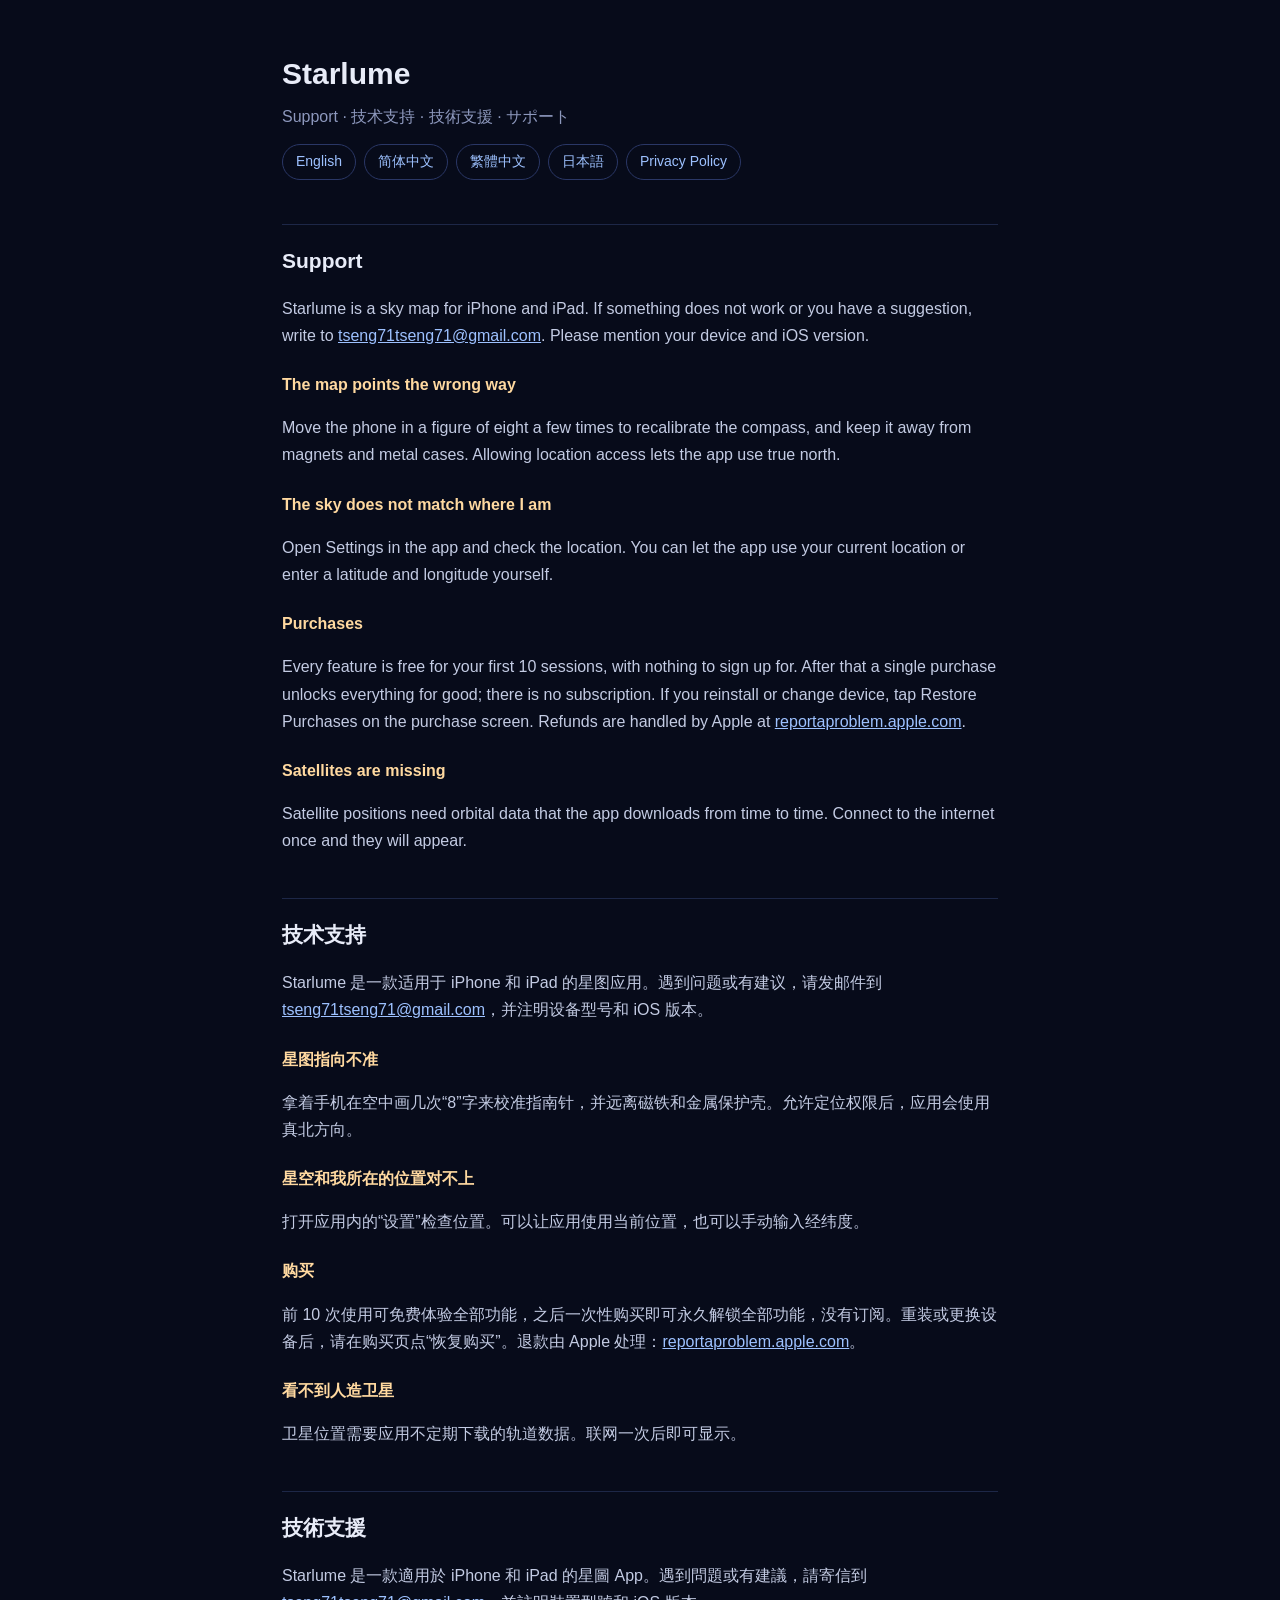
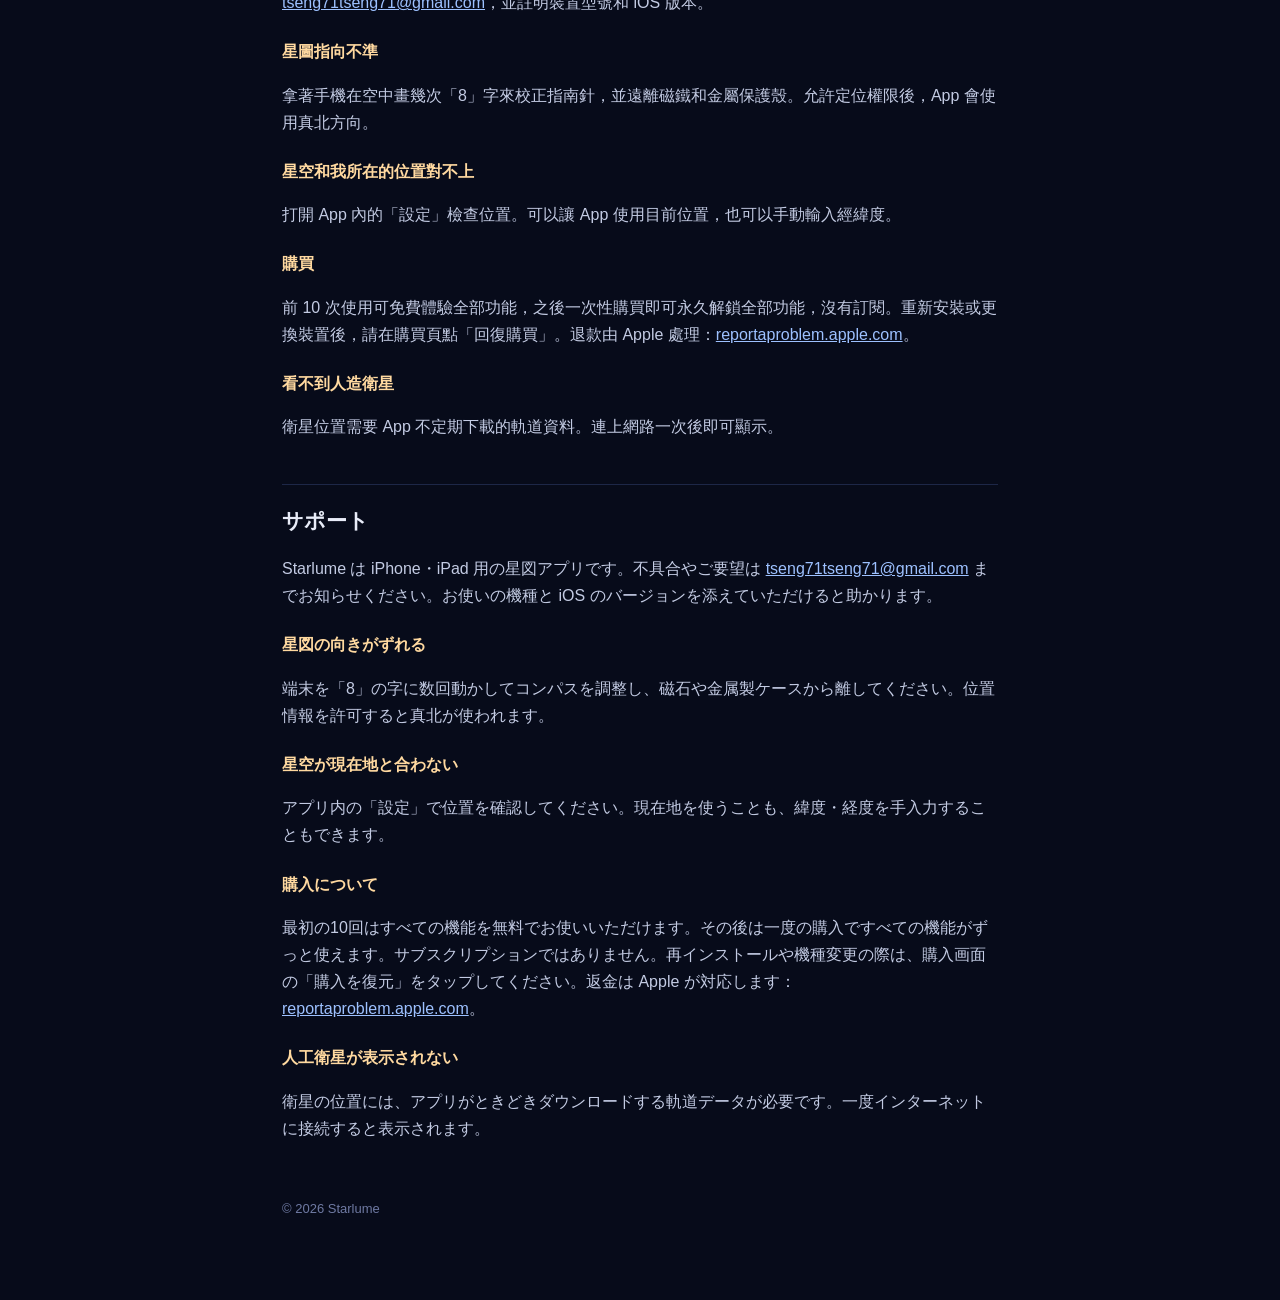
<file: index.html>
<!DOCTYPE html>
<html lang="en">
<head>
<meta charset="utf-8">
<meta name="viewport" content="width=device-width, initial-scale=1">
<title>Starlume — Support</title>
<link rel="stylesheet" href="styles.css">
</head>
<body>
<main>
<h1>Starlume</h1>
<p class="sub">Support · 技术支持 · 技術支援 · サポート</p>
<nav><a href="#en">English</a><a href="#zh-hans">简体中文</a><a href="#zh-hant">繁體中文</a><a href="#ja">日本語</a><a href="privacy.html">Privacy Policy</a></nav>

<h2 id="en">Support</h2>
<p>Starlume is a sky map for iPhone and iPad. If something does not work or you have a suggestion, write to <a href="mailto:tseng71tseng71@gmail.com">tseng71tseng71@gmail.com</a>. Please mention your device and iOS version.</p>
<h3>The map points the wrong way</h3>
<p>Move the phone in a figure of eight a few times to recalibrate the compass, and keep it away from magnets and metal cases. Allowing location access lets the app use true north.</p>
<h3>The sky does not match where I am</h3>
<p>Open Settings in the app and check the location. You can let the app use your current location or enter a latitude and longitude yourself.</p>
<h3>Purchases</h3>
<p>Every feature is free for your first 10 sessions, with nothing to sign up for. After that a single purchase unlocks everything for good; there is no subscription. If you reinstall or change device, tap Restore Purchases on the purchase screen. Refunds are handled by Apple at <a href="https://reportaproblem.apple.com">reportaproblem.apple.com</a>.</p>
<h3>Satellites are missing</h3>
<p>Satellite positions need orbital data that the app downloads from time to time. Connect to the internet once and they will appear.</p>

<h2 id="zh-hans">技术支持</h2>
<p>Starlume 是一款适用于 iPhone 和 iPad 的星图应用。遇到问题或有建议，请发邮件到 <a href="mailto:tseng71tseng71@gmail.com">tseng71tseng71@gmail.com</a>，并注明设备型号和 iOS 版本。</p>
<h3>星图指向不准</h3>
<p>拿着手机在空中画几次“8”字来校准指南针，并远离磁铁和金属保护壳。允许定位权限后，应用会使用真北方向。</p>
<h3>星空和我所在的位置对不上</h3>
<p>打开应用内的“设置”检查位置。可以让应用使用当前位置，也可以手动输入经纬度。</p>
<h3>购买</h3>
<p>前 10 次使用可免费体验全部功能，之后一次性购买即可永久解锁全部功能，没有订阅。重装或更换设备后，请在购买页点“恢复购买”。退款由 Apple 处理：<a href="https://reportaproblem.apple.com">reportaproblem.apple.com</a>。</p>
<h3>看不到人造卫星</h3>
<p>卫星位置需要应用不定期下载的轨道数据。联网一次后即可显示。</p>

<h2 id="zh-hant">技術支援</h2>
<p>Starlume 是一款適用於 iPhone 和 iPad 的星圖 App。遇到問題或有建議，請寄信到 <a href="mailto:tseng71tseng71@gmail.com">tseng71tseng71@gmail.com</a>，並註明裝置型號和 iOS 版本。</p>
<h3>星圖指向不準</h3>
<p>拿著手機在空中畫幾次「8」字來校正指南針，並遠離磁鐵和金屬保護殼。允許定位權限後，App 會使用真北方向。</p>
<h3>星空和我所在的位置對不上</h3>
<p>打開 App 內的「設定」檢查位置。可以讓 App 使用目前位置，也可以手動輸入經緯度。</p>
<h3>購買</h3>
<p>前 10 次使用可免費體驗全部功能，之後一次性購買即可永久解鎖全部功能，沒有訂閱。重新安裝或更換裝置後，請在購買頁點「回復購買」。退款由 Apple 處理：<a href="https://reportaproblem.apple.com">reportaproblem.apple.com</a>。</p>
<h3>看不到人造衛星</h3>
<p>衛星位置需要 App 不定期下載的軌道資料。連上網路一次後即可顯示。</p>

<h2 id="ja">サポート</h2>
<p>Starlume は iPhone・iPad 用の星図アプリです。不具合やご要望は <a href="mailto:tseng71tseng71@gmail.com">tseng71tseng71@gmail.com</a> までお知らせください。お使いの機種と iOS のバージョンを添えていただけると助かります。</p>
<h3>星図の向きがずれる</h3>
<p>端末を「8」の字に数回動かしてコンパスを調整し、磁石や金属製ケースから離してください。位置情報を許可すると真北が使われます。</p>
<h3>星空が現在地と合わない</h3>
<p>アプリ内の「設定」で位置を確認してください。現在地を使うことも、緯度・経度を手入力することもできます。</p>
<h3>購入について</h3>
<p>最初の10回はすべての機能を無料でお使いいただけます。その後は一度の購入ですべての機能がずっと使えます。サブスクリプションではありません。再インストールや機種変更の際は、購入画面の「購入を復元」をタップしてください。返金は Apple が対応します：<a href="https://reportaproblem.apple.com">reportaproblem.apple.com</a>。</p>
<h3>人工衛星が表示されない</h3>
<p>衛星の位置には、アプリがときどきダウンロードする軌道データが必要です。一度インターネットに接続すると表示されます。</p>

<footer>© 2026 Starlume</footer>
</main>
</body>
</html>
</file>
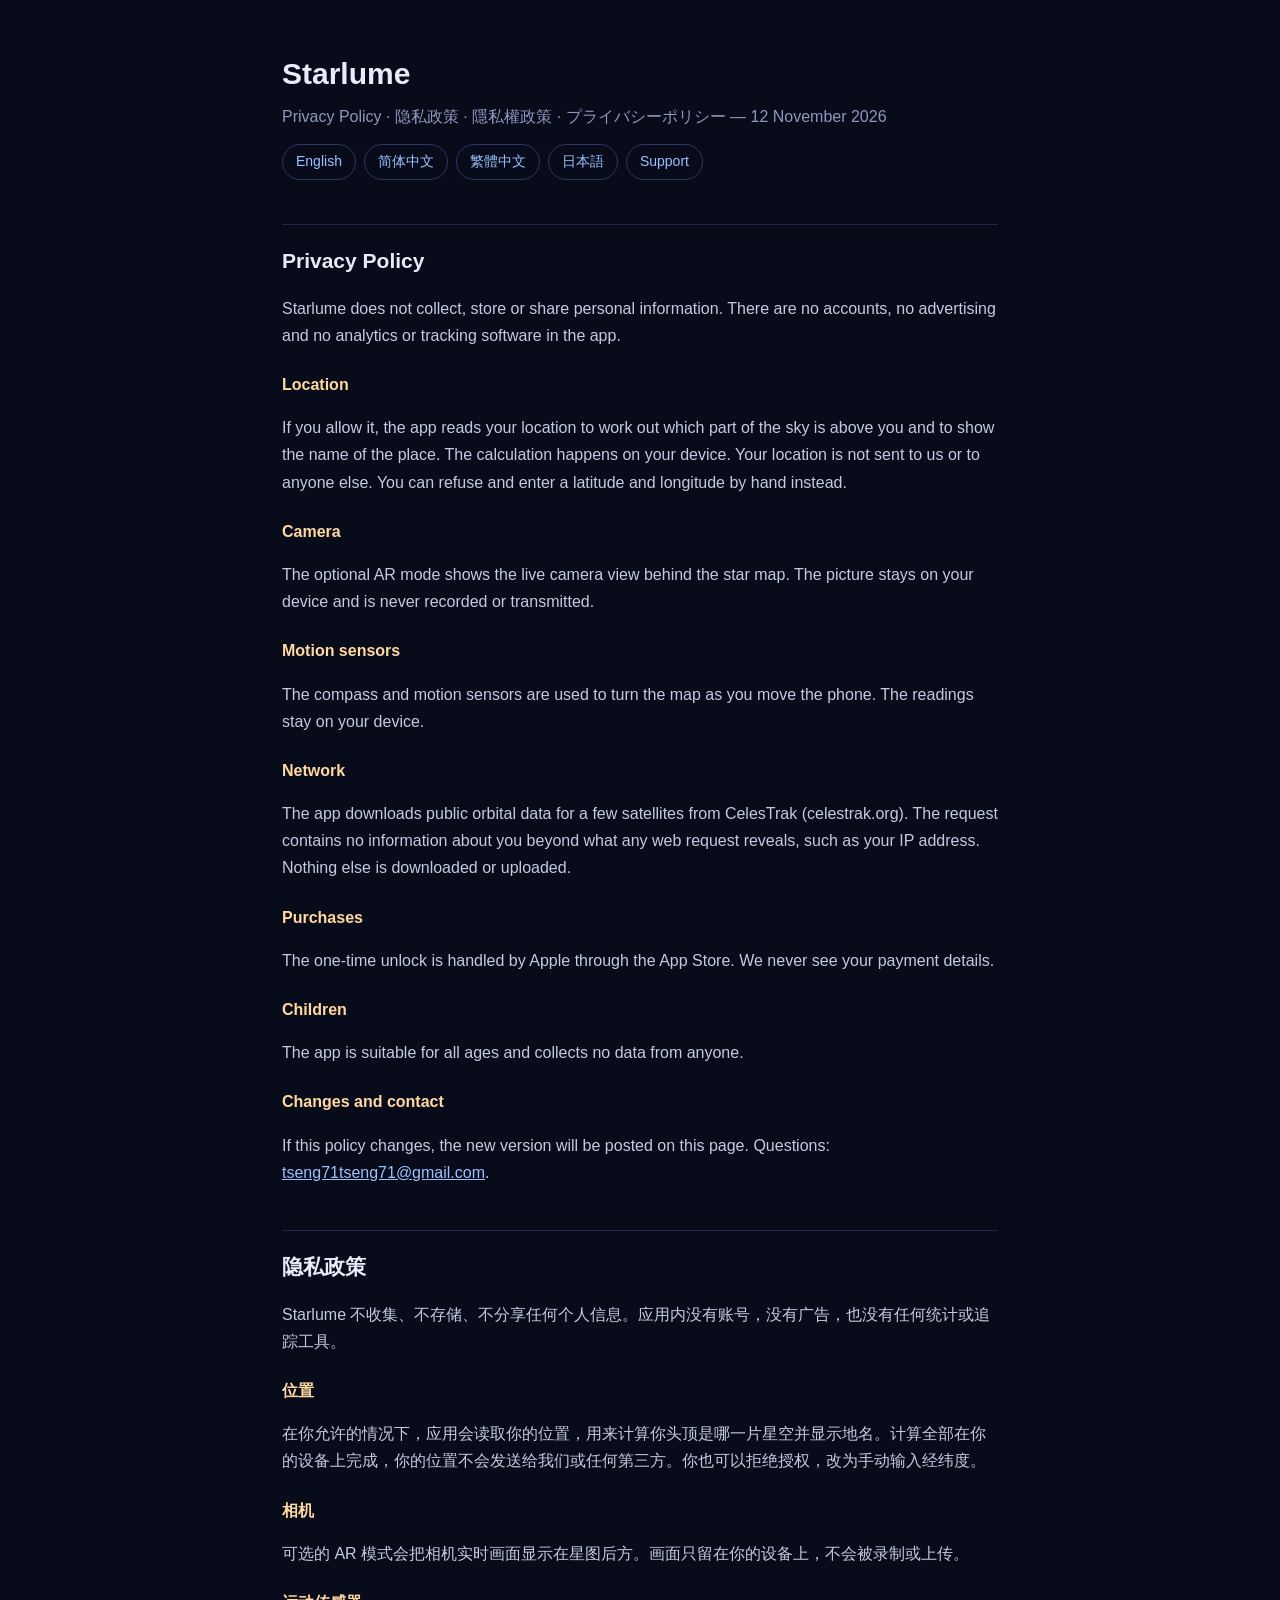
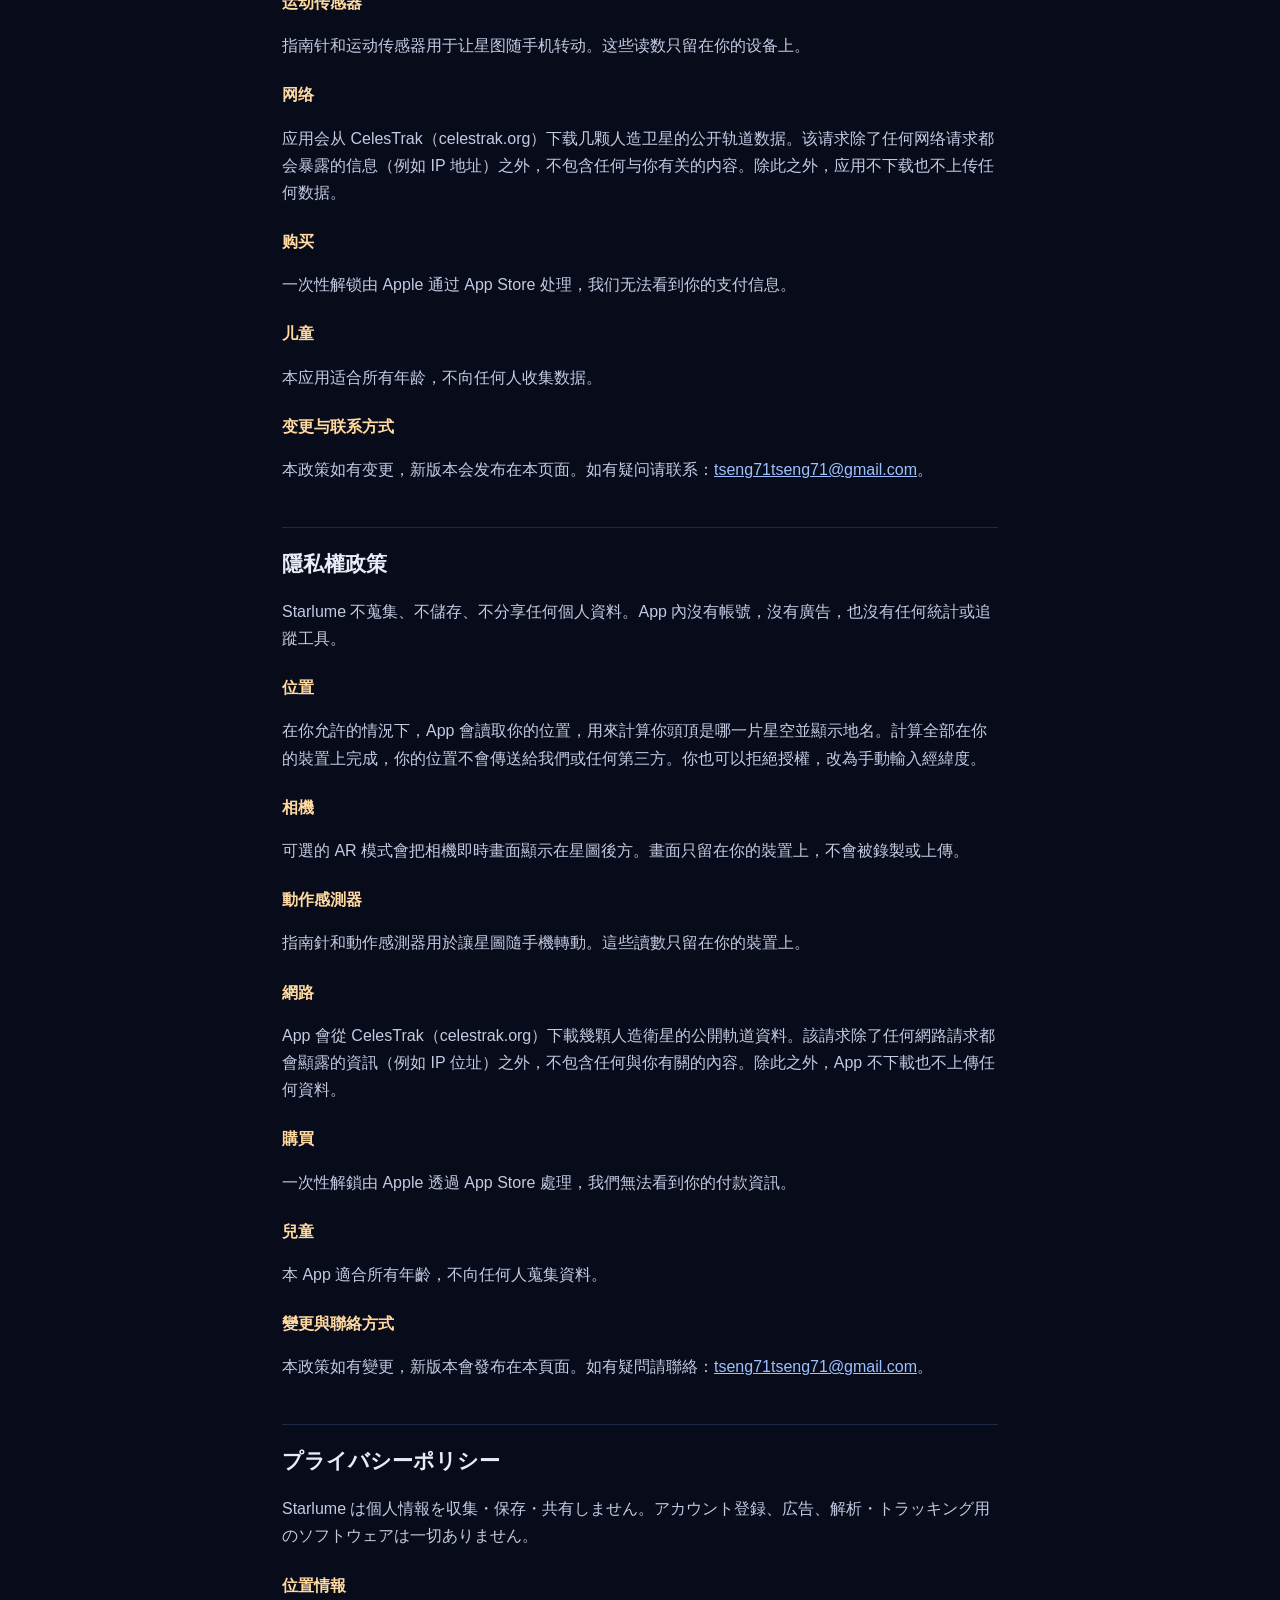
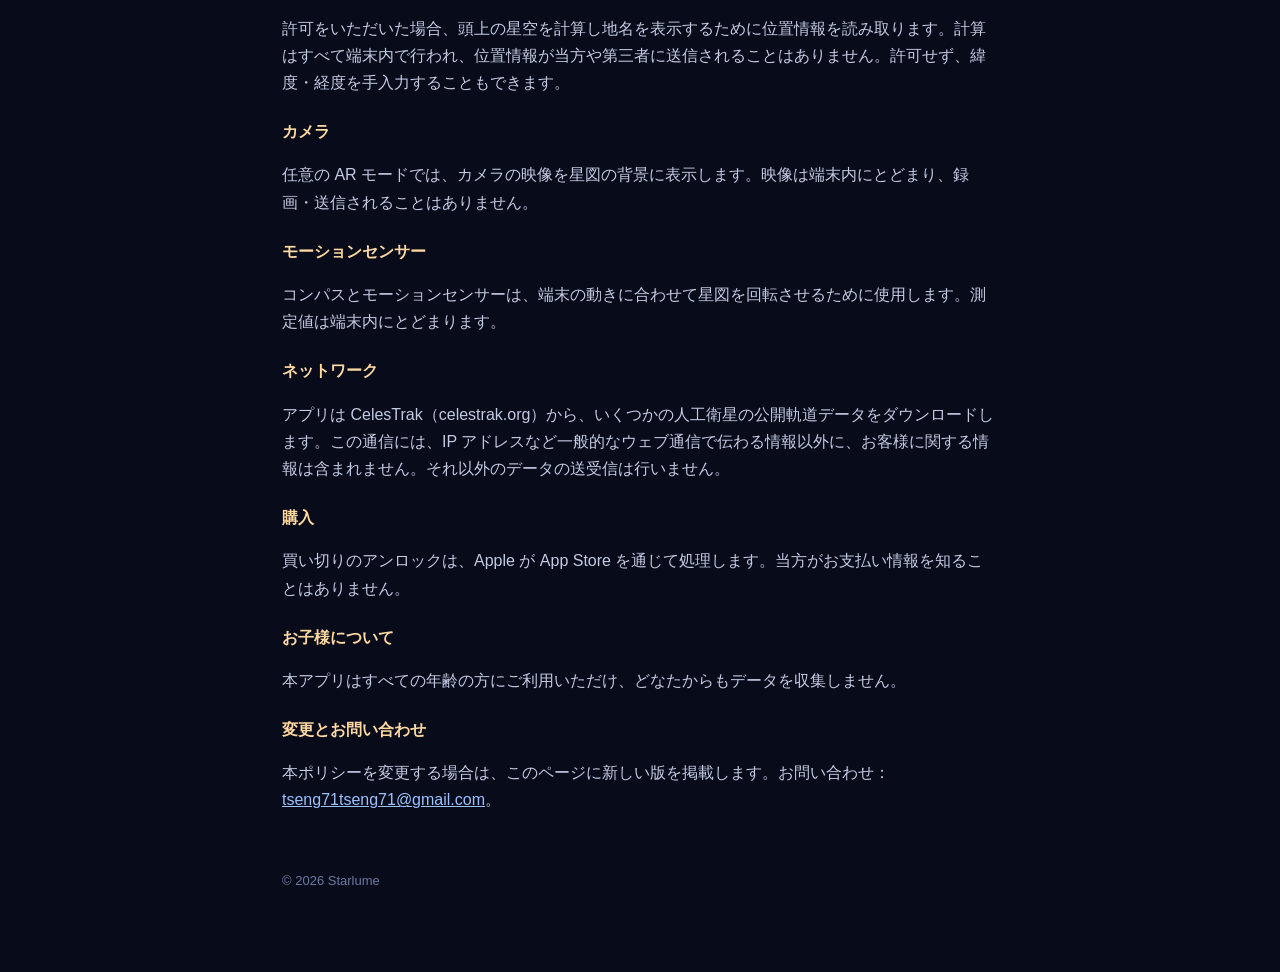
<file: privacy.html>
<!DOCTYPE html>
<html lang="en">
<head>
<meta charset="utf-8">
<meta name="viewport" content="width=device-width, initial-scale=1">
<title>Starlume — Privacy Policy</title>
<link rel="stylesheet" href="styles.css">
</head>
<body>
<main>
<h1>Starlume</h1>
<p class="sub">Privacy Policy · 隐私政策 · 隱私權政策 · プライバシーポリシー — 12 November 2026</p>
<nav><a href="#en">English</a><a href="#zh-hans">简体中文</a><a href="#zh-hant">繁體中文</a><a href="#ja">日本語</a><a href="index.html">Support</a></nav>

<h2 id="en">Privacy Policy</h2>
<p>Starlume does not collect, store or share personal information. There are no accounts, no advertising and no analytics or tracking software in the app.</p>
<h3>Location</h3>
<p>If you allow it, the app reads your location to work out which part of the sky is above you and to show the name of the place. The calculation happens on your device. Your location is not sent to us or to anyone else. You can refuse and enter a latitude and longitude by hand instead.</p>
<h3>Camera</h3>
<p>The optional AR mode shows the live camera view behind the star map. The picture stays on your device and is never recorded or transmitted.</p>
<h3>Motion sensors</h3>
<p>The compass and motion sensors are used to turn the map as you move the phone. The readings stay on your device.</p>
<h3>Network</h3>
<p>The app downloads public orbital data for a few satellites from CelesTrak (celestrak.org). The request contains no information about you beyond what any web request reveals, such as your IP address. Nothing else is downloaded or uploaded.</p>
<h3>Purchases</h3>
<p>The one-time unlock is handled by Apple through the App Store. We never see your payment details.</p>
<h3>Children</h3>
<p>The app is suitable for all ages and collects no data from anyone.</p>
<h3>Changes and contact</h3>
<p>If this policy changes, the new version will be posted on this page. Questions: <a href="mailto:tseng71tseng71@gmail.com">tseng71tseng71@gmail.com</a>.</p>

<h2 id="zh-hans">隐私政策</h2>
<p>Starlume 不收集、不存储、不分享任何个人信息。应用内没有账号，没有广告，也没有任何统计或追踪工具。</p>
<h3>位置</h3>
<p>在你允许的情况下，应用会读取你的位置，用来计算你头顶是哪一片星空并显示地名。计算全部在你的设备上完成，你的位置不会发送给我们或任何第三方。你也可以拒绝授权，改为手动输入经纬度。</p>
<h3>相机</h3>
<p>可选的 AR 模式会把相机实时画面显示在星图后方。画面只留在你的设备上，不会被录制或上传。</p>
<h3>运动传感器</h3>
<p>指南针和运动传感器用于让星图随手机转动。这些读数只留在你的设备上。</p>
<h3>网络</h3>
<p>应用会从 CelesTrak（celestrak.org）下载几颗人造卫星的公开轨道数据。该请求除了任何网络请求都会暴露的信息（例如 IP 地址）之外，不包含任何与你有关的内容。除此之外，应用不下载也不上传任何数据。</p>
<h3>购买</h3>
<p>一次性解锁由 Apple 通过 App Store 处理，我们无法看到你的支付信息。</p>
<h3>儿童</h3>
<p>本应用适合所有年龄，不向任何人收集数据。</p>
<h3>变更与联系方式</h3>
<p>本政策如有变更，新版本会发布在本页面。如有疑问请联系：<a href="mailto:tseng71tseng71@gmail.com">tseng71tseng71@gmail.com</a>。</p>

<h2 id="zh-hant">隱私權政策</h2>
<p>Starlume 不蒐集、不儲存、不分享任何個人資料。App 內沒有帳號，沒有廣告，也沒有任何統計或追蹤工具。</p>
<h3>位置</h3>
<p>在你允許的情況下，App 會讀取你的位置，用來計算你頭頂是哪一片星空並顯示地名。計算全部在你的裝置上完成，你的位置不會傳送給我們或任何第三方。你也可以拒絕授權，改為手動輸入經緯度。</p>
<h3>相機</h3>
<p>可選的 AR 模式會把相機即時畫面顯示在星圖後方。畫面只留在你的裝置上，不會被錄製或上傳。</p>
<h3>動作感測器</h3>
<p>指南針和動作感測器用於讓星圖隨手機轉動。這些讀數只留在你的裝置上。</p>
<h3>網路</h3>
<p>App 會從 CelesTrak（celestrak.org）下載幾顆人造衛星的公開軌道資料。該請求除了任何網路請求都會顯露的資訊（例如 IP 位址）之外，不包含任何與你有關的內容。除此之外，App 不下載也不上傳任何資料。</p>
<h3>購買</h3>
<p>一次性解鎖由 Apple 透過 App Store 處理，我們無法看到你的付款資訊。</p>
<h3>兒童</h3>
<p>本 App 適合所有年齡，不向任何人蒐集資料。</p>
<h3>變更與聯絡方式</h3>
<p>本政策如有變更，新版本會發布在本頁面。如有疑問請聯絡：<a href="mailto:tseng71tseng71@gmail.com">tseng71tseng71@gmail.com</a>。</p>

<h2 id="ja">プライバシーポリシー</h2>
<p>Starlume は個人情報を収集・保存・共有しません。アカウント登録、広告、解析・トラッキング用のソフトウェアは一切ありません。</p>
<h3>位置情報</h3>
<p>許可をいただいた場合、頭上の星空を計算し地名を表示するために位置情報を読み取ります。計算はすべて端末内で行われ、位置情報が当方や第三者に送信されることはありません。許可せず、緯度・経度を手入力することもできます。</p>
<h3>カメラ</h3>
<p>任意の AR モードでは、カメラの映像を星図の背景に表示します。映像は端末内にとどまり、録画・送信されることはありません。</p>
<h3>モーションセンサー</h3>
<p>コンパスとモーションセンサーは、端末の動きに合わせて星図を回転させるために使用します。測定値は端末内にとどまります。</p>
<h3>ネットワーク</h3>
<p>アプリは CelesTrak（celestrak.org）から、いくつかの人工衛星の公開軌道データをダウンロードします。この通信には、IP アドレスなど一般的なウェブ通信で伝わる情報以外に、お客様に関する情報は含まれません。それ以外のデータの送受信は行いません。</p>
<h3>購入</h3>
<p>買い切りのアンロックは、Apple が App Store を通じて処理します。当方がお支払い情報を知ることはありません。</p>
<h3>お子様について</h3>
<p>本アプリはすべての年齢の方にご利用いただけ、どなたからもデータを収集しません。</p>
<h3>変更とお問い合わせ</h3>
<p>本ポリシーを変更する場合は、このページに新しい版を掲載します。お問い合わせ：<a href="mailto:tseng71tseng71@gmail.com">tseng71tseng71@gmail.com</a>。</p>

<footer>© 2026 Starlume</footer>
</main>
</body>
</html>
</file>
<file: styles.css>
:root { color-scheme: dark; }
* { box-sizing: border-box; }
body { margin: 0; background: #070b1a; color: #e8ecf8; font: 16px/1.7 -apple-system, BlinkMacSystemFont, "PingFang SC", "Hiragino Sans", "Noto Sans CJK SC", "Segoe UI", sans-serif; }
main { max-width: 760px; margin: 0 auto; padding: 48px 22px 80px; }
h1 { font-size: 30px; margin: 0 0 4px; }
h2 { font-size: 21px; margin: 44px 0 10px; padding-top: 18px; border-top: 1px solid #1d2747; }
h3 { font-size: 16px; margin: 22px 0 4px; color: #ffd9a0; }
p, li { color: #c3cbe3; }
a { color: #9dc1ff; }
nav { margin: 14px 0 6px; display: flex; flex-wrap: wrap; gap: 8px; }
nav a { padding: 5px 13px; border: 1px solid #2a3766; border-radius: 99px; text-decoration: none; font-size: 14px; }
.sub { color: #8d98bd; margin: 0; }
footer { margin-top: 56px; color: #6f7aa3; font-size: 13px; }
</file>
